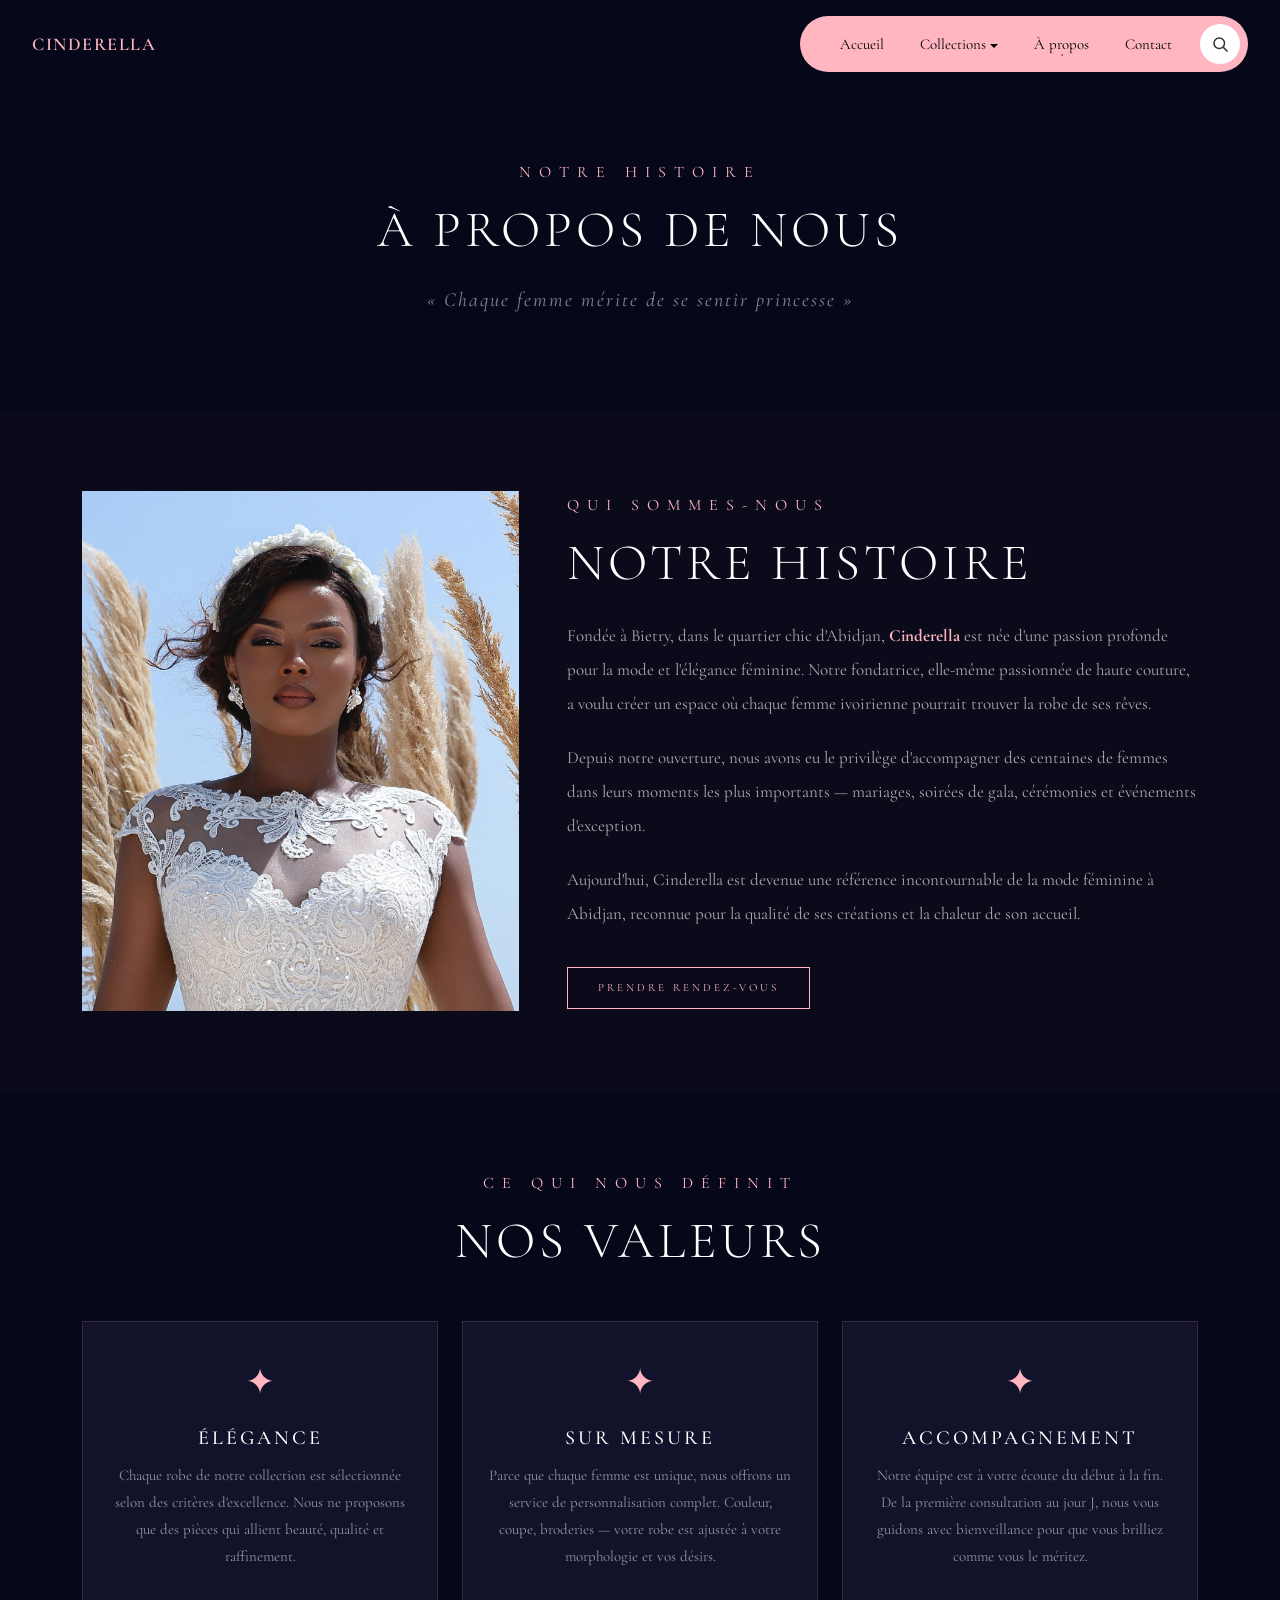
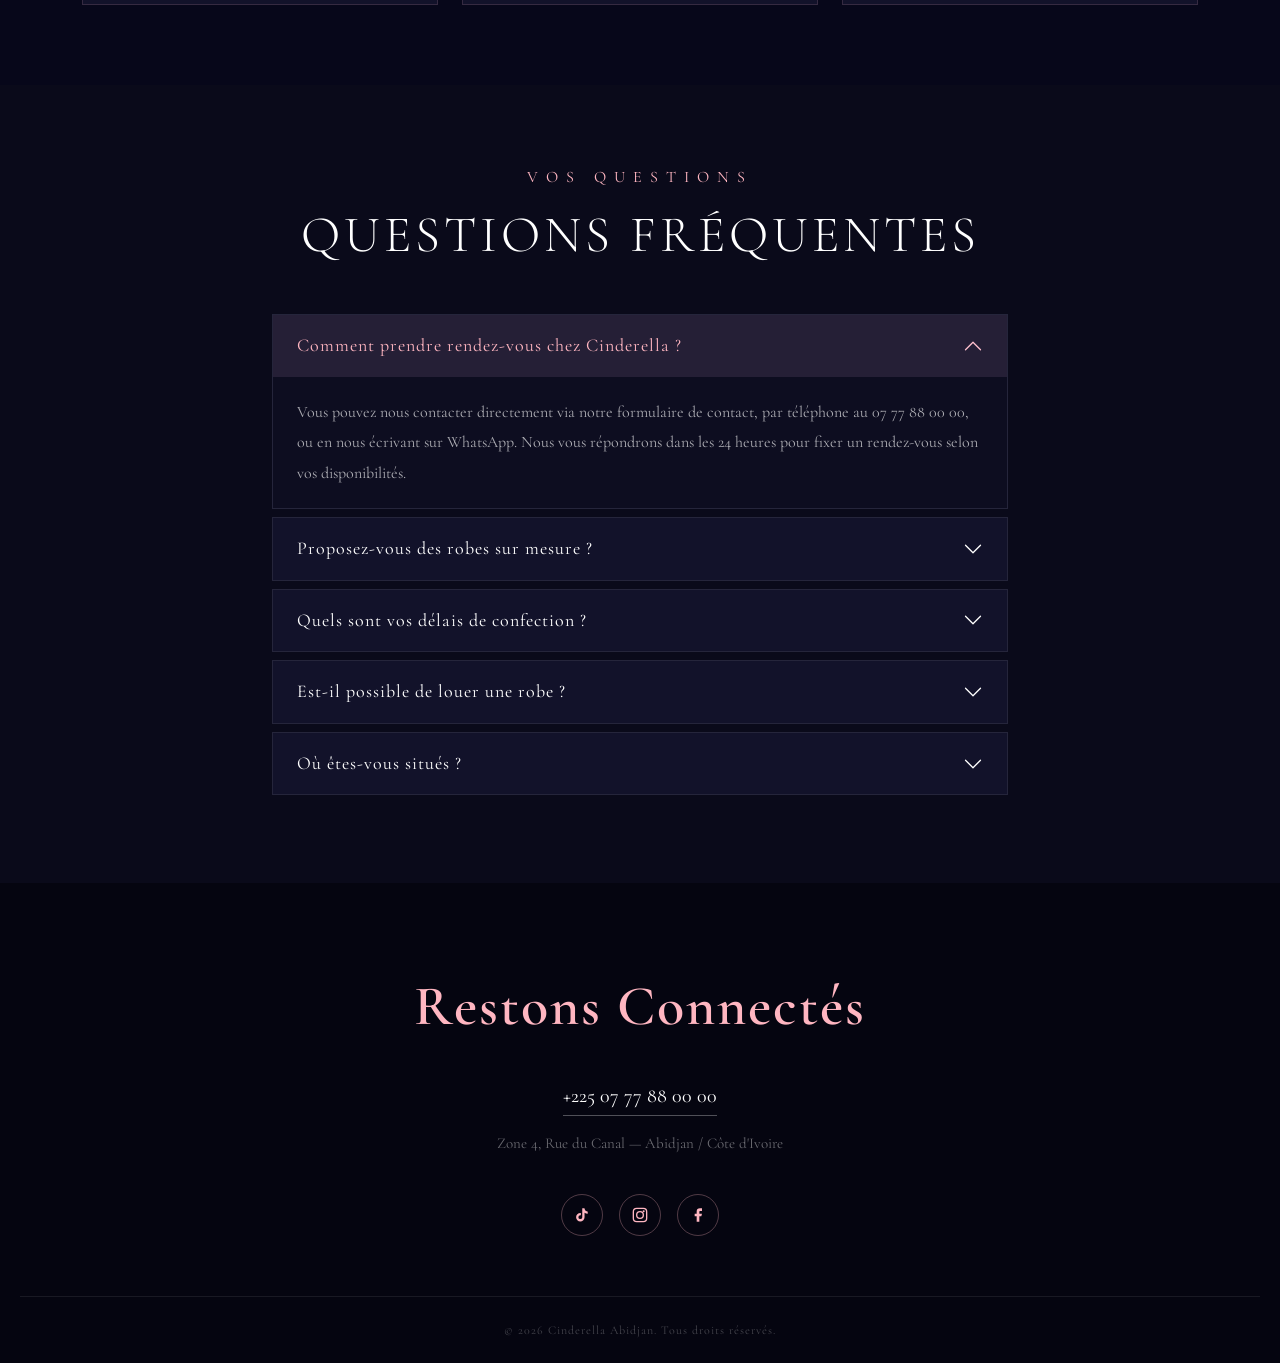
<file: apropos.html>
<!DOCTYPE html>
<html lang="fr">
<head>
  <meta charset="UTF-8">
  <meta name="viewport" content="width=device-width, initial-scale=1.0">
  <title>Cinderella — À propos</title>
  <link href="https://cdn.jsdelivr.net/npm/bootstrap@5.3.0/dist/css/bootstrap.min.css" rel="stylesheet">
  <link href="https://fonts.googleapis.com/css2?family=Cormorant+Garamond:ital,wght@0,300;0,400;0,600;1,300;1,400&display=swap" rel="stylesheet">
  <link rel="stylesheet" href="style.css">
</head>
<body>

  <!-- NAVBAR -->
  <nav class="main-navbar navbar navbar-expand-lg scrolled">
    <a class="logo" href="index.html">
      <div class="logo-title">CINDERELLA</div>
    </a>

    <button class="burger-btn navbar-toggler" type="button" data-bs-toggle="collapse" data-bs-target="#navContent" aria-expanded="false" aria-label="Menu">
      <span></span><span></span><span></span>
    </button>

    <div class="collapse navbar-collapse justify-content-end" id="navContent">
      <div class="nav-pill">
        <a href="index.html">Accueil</a>
        <div class="nav-dropdown dropdown">
          <button class="dropdown-toggle" data-bs-toggle="dropdown" aria-expanded="false">Collections</button>
          <ul class="dropdown-menu nav-dropdown-menu">
            <li><a class="dropdown-item" href="mariage.html">Mariage</a></li>
            <li><a class="dropdown-item" href="soiree.html">Soirée</a></li>
          </ul>
        </div>
        <a href="apropos.html" class="active">À propos</a>
        <a href="contact.html">Contact</a>
        <button class="search-btn" aria-label="Rechercher">
          <svg viewBox="0 0 24 24"><circle cx="11" cy="11" r="7"/><line x1="16.5" y1="16.5" x2="22" y2="22"/></svg>
        </button>
      </div>
    </div>
  </nav>

  <!-- HERO -->
  <section style="padding: 160px 0 80px; background: #07071a; text-align: center;">
    <div class="container">
      <p class="header-location">Notre histoire</p>
      <h1 class="section-titre mb-4">À propos de nous</h1>
      <p style="font-family:'Cormorant Garamond',serif; font-size:20px; font-style:italic; color:rgba(255,255,255,0.5); letter-spacing:2px;">
        « Chaque femme mérite de se sentir princesse »
      </p>
    </div>
  </section>

  <!-- HISTOIRE -->
  <section style="padding: 80px 0; background: #0a0a1a;">
    <div class="container">
      <div class="row g-5 align-items-center">
        <div class="col-12 col-lg-5">
          <img src="robemariee1.jpg" alt="Cinderella Abidjan" style="width:100%; height:520px; object-fit:cover; object-position:top;">
        </div>
        <div class="col-12 col-lg-7">
          <p class="header-location mb-3">Qui sommes-nous</p>
          <h2 class="section-titre mb-4">Notre histoire</h2>
          <p style="font-family:'Cormorant Garamond',serif; font-size:17px; color:rgba(255,255,255,0.65); line-height:2; margin-bottom:20px;">
            Fondée à Bietry, dans le quartier chic d'Abidjan, <strong style="color:lightpink;">Cinderella</strong> est née d'une passion profonde pour la mode et l'élégance féminine. Notre fondatrice, elle-même passionnée de haute couture, a voulu créer un espace où chaque femme ivoirienne pourrait trouver la robe de ses rêves.
          </p>
          <p style="font-family:'Cormorant Garamond',serif; font-size:17px; color:rgba(255,255,255,0.65); line-height:2; margin-bottom:20px;">
            Depuis notre ouverture, nous avons eu le privilège d'accompagner des centaines de femmes dans leurs moments les plus importants — mariages, soirées de gala, cérémonies et événements d'exception.
          </p>
          <p style="font-family:'Cormorant Garamond',serif; font-size:17px; color:rgba(255,255,255,0.65); line-height:2; margin-bottom:36px;">
            Aujourd'hui, Cinderella est devenue une référence incontournable de la mode féminine à Abidjan, reconnue pour la qualité de ses créations et la chaleur de son accueil.
          </p>
          <a href="contact.html" class="coll-btn">Prendre rendez-vous</a>
        </div>
      </div>
    </div>
  </section>

  <!-- NOS VALEURS — Bootstrap Cards -->
  <section style="padding: 80px 0; background: #07071a;">
    <div class="container">
      <div class="text-center mb-5">
        <p class="header-location">Ce qui nous définit</p>
        <h2 class="section-titre">Nos valeurs</h2>
      </div>

      <div class="row row-cols-1 row-cols-md-3 g-4">

        <div class="col">
          <div class="card valeur-card h-100">
            <div class="card-body py-4">
              <div style="font-size:36px; color:lightpink; margin-bottom:16px;">✦</div>
              <h5 class="card-title">Élégance</h5>
              <p class="card-text">Chaque robe de notre collection est sélectionnée selon des critères d'excellence. Nous ne proposons que des pièces qui allient beauté, qualité et raffinement.</p>
            </div>
          </div>
        </div>

        <div class="col">
          <div class="card valeur-card h-100">
            <div class="card-body py-4">
              <div style="font-size:36px; color:lightpink; margin-bottom:16px;">✦</div>
              <h5 class="card-title">Sur mesure</h5>
              <p class="card-text">Parce que chaque femme est unique, nous offrons un service de personnalisation complet. Couleur, coupe, broderies — votre robe est ajustée à votre morphologie et vos désirs.</p>
            </div>
          </div>
        </div>

        <div class="col">
          <div class="card valeur-card h-100">
            <div class="card-body py-4">
              <div style="font-size:36px; color:lightpink; margin-bottom:16px;">✦</div>
              <h5 class="card-title">Accompagnement</h5>
              <p class="card-text">Notre équipe est à votre écoute du début à la fin. De la première consultation au jour J, nous vous guidons avec bienveillance pour que vous brilliez comme vous le méritez.</p>
            </div>
          </div>
        </div>

      </div>
    </div>
  </section>

  <!-- FAQ — Bootstrap Accordion -->
  <section style="padding: 80px 0; background: #0a0a1a;">
    <div class="container">
      <div class="text-center mb-5">
        <p class="header-location">Vos questions</p>
        <h2 class="section-titre">Questions fréquentes</h2>
      </div>

      <div class="row justify-content-center">
        <div class="col-12 col-lg-8">
          <div class="accordion faq-accordion" id="faqAccordion">

            <div class="accordion-item">
              <h2 class="accordion-header">
                <button class="accordion-button" type="button" data-bs-toggle="collapse" data-bs-target="#faq1" aria-expanded="true">
                  Comment prendre rendez-vous chez Cinderella ?
                </button>
              </h2>
              <div id="faq1" class="accordion-collapse collapse show" data-bs-parent="#faqAccordion">
                <div class="accordion-body">
                  Vous pouvez nous contacter directement via notre formulaire de contact, par téléphone au 07 77 88 00 00, ou en nous écrivant sur WhatsApp. Nous vous répondrons dans les 24 heures pour fixer un rendez-vous selon vos disponibilités.
                </div>
              </div>
            </div>

            <div class="accordion-item">
              <h2 class="accordion-header">
                <button class="accordion-button collapsed" type="button" data-bs-toggle="collapse" data-bs-target="#faq2" aria-expanded="false">
                  Proposez-vous des robes sur mesure ?
                </button>
              </h2>
              <div id="faq2" class="accordion-collapse collapse" data-bs-parent="#faqAccordion">
                <div class="accordion-body">
                  Oui, absolument. Toutes nos robes peuvent être ajustées à vos mesures. Nous proposons également un service de personnalisation complète : couleur, tissu, broderies, décolleté. Tout est possible pour que votre robe soit unique.
                </div>
              </div>
            </div>

            <div class="accordion-item">
              <h2 class="accordion-header">
                <button class="accordion-button collapsed" type="button" data-bs-toggle="collapse" data-bs-target="#faq3" aria-expanded="false">
                  Quels sont vos délais de confection ?
                </button>
              </h2>
              <div id="faq3" class="accordion-collapse collapse" data-bs-parent="#faqAccordion">
                <div class="accordion-body">
                  Les délais varient selon la complexité de la robe. En général, comptez 2 à 4 semaines pour des ajustements simples, et 6 à 8 semaines pour une confection complète sur mesure. Nous vous conseillons de nous contacter le plus tôt possible.
                </div>
              </div>
            </div>

            <div class="accordion-item">
              <h2 class="accordion-header">
                <button class="accordion-button collapsed" type="button" data-bs-toggle="collapse" data-bs-target="#faq4" aria-expanded="false">
                  Est-il possible de louer une robe ?
                </button>
              </h2>
              <div id="faq4" class="accordion-collapse collapse" data-bs-parent="#faqAccordion">
                <div class="accordion-body">
                  Oui, nous proposons également un service de location pour certaines pièces de notre collection soirée. Contactez-nous pour connaître les robes disponibles à la location et nos tarifs.
                </div>
              </div>
            </div>

            <div class="accordion-item">
              <h2 class="accordion-header">
                <button class="accordion-button collapsed" type="button" data-bs-toggle="collapse" data-bs-target="#faq5" aria-expanded="false">
                  Où êtes-vous situés ?
                </button>
              </h2>
              <div id="faq5" class="accordion-collapse collapse" data-bs-parent="#faqAccordion">
                <div class="accordion-body">
                  Notre boutique est située Zone 4, Rue du Canal, Résidence Nevada, Abidjan. Nous sommes ouverts tous les jours. Retrouvez notre adresse exacte et l'itinéraire sur notre page Contact.
                </div>
              </div>
            </div>

          </div>
        </div>
      </div>
    </div>
  </section>

  <!-- FOOTER -->
  <footer class="footer-v2">
    <h2 class="footer-title">Restons Connectés</h2>
    <div class="d-flex flex-column align-items-center gap-2">
      <a href="https://wa.me/2250777880000" class="footer-link">+225 07 77 88 00 00</a>
      <p class="footer-location">Zone 4, Rue du Canal — Abidjan / Côte d'Ivoire</p>
    </div>
    <div class="d-flex justify-content-center gap-3 mt-4">
      <a href="https://www.tiktok.com/@cinderella_abidjan" target="_blank" class="social-icon" title="TikTok">
        <svg width="16" height="16" viewBox="0 0 24 24" fill="currentColor"><path d="M19.59 6.69a4.83 4.83 0 01-3.77-4.25V2h-3.45v13.67a2.89 2.89 0 01-2.88 2.5 2.89 2.89 0 01-2.89-2.89 2.89 2.89 0 012.89-2.89c.28 0 .54.04.79.1V9.01a6.27 6.27 0 00-.79-.05 6.34 6.34 0 00-6.34 6.34 6.34 6.34 0 006.34 6.34 6.34 6.34 0 006.33-6.34V8.69a8.18 8.18 0 004.78 1.52V6.75a4.85 4.85 0 01-1.01-.06z"/></svg>
      </a>
      <a href="https://www.instagram.com/cinderella_abidjan" target="_blank" class="social-icon" title="Instagram">
        <svg width="16" height="16" viewBox="0 0 24 24" fill="none" stroke="currentColor" stroke-width="2"><rect x="2" y="2" width="20" height="20" rx="5"/><circle cx="12" cy="12" r="5"/><circle cx="17.5" cy="6.5" r="1.5" fill="currentColor" stroke="none"/></svg>
      </a>
      <a href="https://www.facebook.com/cinderellaabidjan" target="_blank" class="social-icon" title="Facebook">
        <svg width="16" height="16" viewBox="0 0 24 24" fill="currentColor"><path d="M18 2h-3a5 5 0 00-5 5v3H7v4h3v8h4v-8h3l1-4h-4V7a1 1 0 011-1h3z"/></svg>
      </a>
    </div>
    <div class="footer-bottom-v2">
      <p>© 2026 Cinderella Abidjan. Tous droits réservés.</p>
    </div>
  </footer>

  <script src="https://cdn.jsdelivr.net/npm/bootstrap@5.3.0/dist/js/bootstrap.bundle.min.js"></script>
  <script>
    window.addEventListener('scroll', () => {
      document.querySelector('.main-navbar').classList.toggle('scrolled', window.scrollY > 50);
    });
  </script>

</body>
</html>
</file>
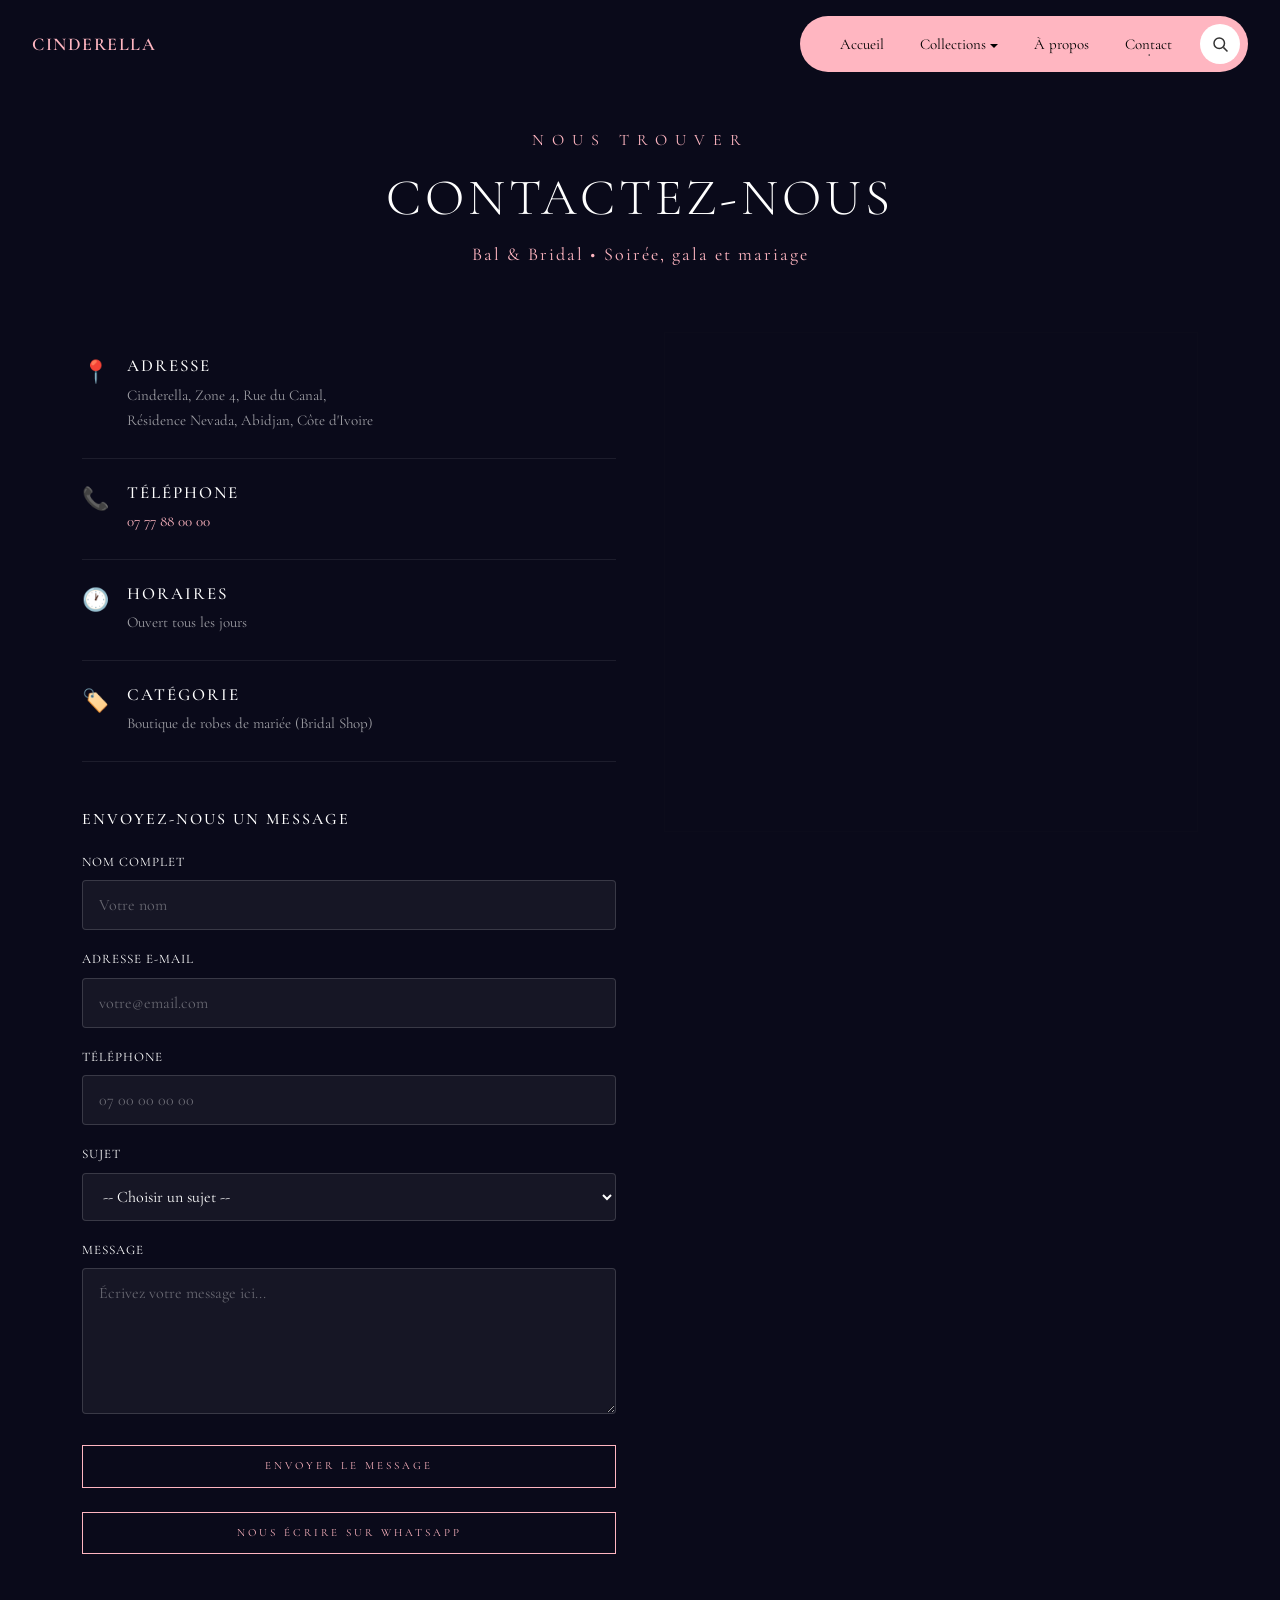
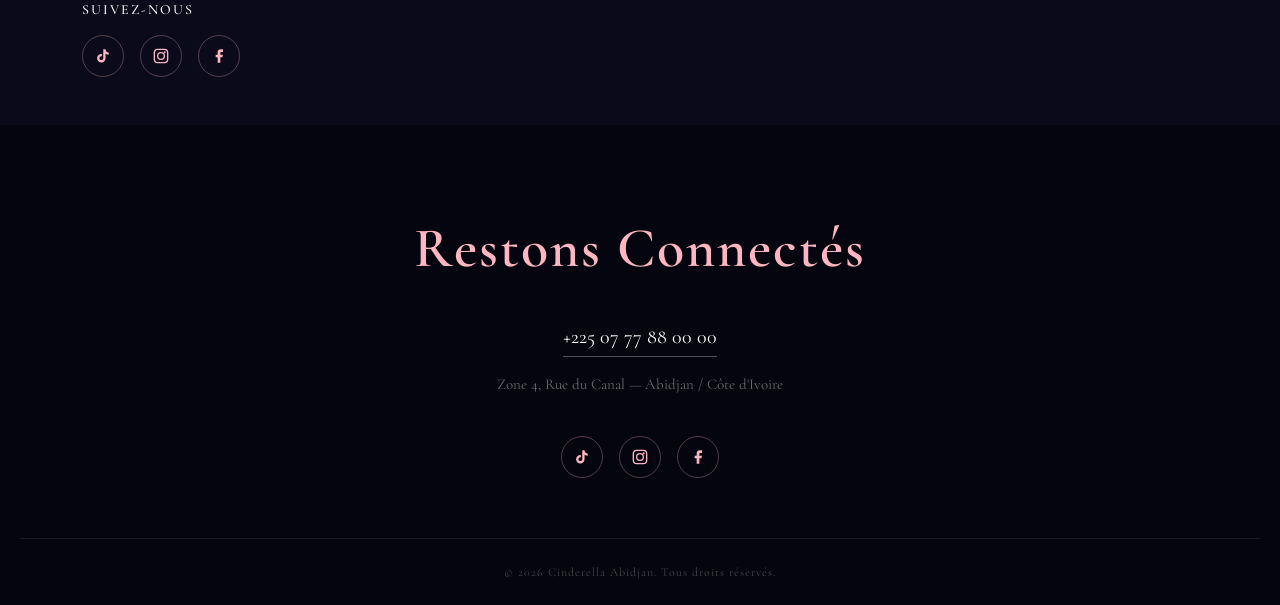
<file: contact.html>
<!DOCTYPE html>
<html lang="fr">
<head>
  <meta charset="UTF-8">
  <meta name="viewport" content="width=device-width, initial-scale=1.0">
  <title>Cinderella — Contact</title>
  <link href="https://cdn.jsdelivr.net/npm/bootstrap@5.3.0/dist/css/bootstrap.min.css" rel="stylesheet">
  <link href="https://fonts.googleapis.com/css2?family=Cormorant+Garamond:ital,wght@0,300;0,400;0,600;1,300;1,400&display=swap" rel="stylesheet">
  <link rel="stylesheet" href="style.css">
</head>
<body style="padding-top: 80px;">

  <!-- NAVBAR -->
  <nav class="main-navbar navbar navbar-expand-lg scrolled">
    <a class="logo" href="index.html">
      <div class="logo-title">CINDERELLA</div>
    </a>
    <button class="burger-btn navbar-toggler" type="button" data-bs-toggle="collapse" data-bs-target="#navContent" aria-expanded="false" aria-label="Menu">
      <span></span><span></span><span></span>
    </button>
    <div class="collapse navbar-collapse justify-content-end" id="navContent">
      <div class="nav-pill">
        <a href="index.html">Accueil</a>
        <div class="nav-dropdown dropdown">
          <button class="dropdown-toggle" data-bs-toggle="dropdown" aria-expanded="false">Collections</button>
          <ul class="dropdown-menu nav-dropdown-menu">
            <li><a class="dropdown-item" href="mariage.html">Mariage</a></li>
            <li><a class="dropdown-item" href="soiree.html">Soirée</a></li>
          </ul>
        </div>
        <a href="apropos.html">À propos</a>
        <a href="contact.html" class="active">Contact</a>
        <button class="search-btn" aria-label="Rechercher">
          <svg viewBox="0 0 24 24"><circle cx="11" cy="11" r="7"/><line x1="16.5" y1="16.5" x2="22" y2="22"/></svg>
        </button>
      </div>
    </div>
  </nav>

  <!-- EN-TÊTE -->
  <div class="text-center py-5">
    <p class="header-location">Nous trouver</p>
    <h1 class="section-titre">Contactez-nous</h1>
    <p style="font-family:'Cormorant Garamond',serif; font-size:18px; color:lightpink; letter-spacing:2px; margin-top:12px;">
      Bal & Bridal • Soirée, gala et mariage
    </p>
  </div>

  <!-- SECTION CONTACT - Bootstrap Grid -->
  <section class="container pb-5">
    <div class="row g-5">

      <!-- INFOS + FORMULAIRE -->
      <div class="col-12 col-lg-6">

        <div class="contact-card">
          <div class="contact-icon">📍</div>
          <div>
            <h4>Adresse</h4>
            <p>Cinderella, Zone 4, Rue du Canal,<br>Résidence Nevada, Abidjan, Côte d'Ivoire</p>
          </div>
        </div>

        <div class="contact-card">
          <div class="contact-icon">📞</div>
          <div>
            <h4>Téléphone</h4>
            <p><a href="tel:+2250777880000">07 77 88 00 00</a></p>
          </div>
        </div>

        <div class="contact-card">
          <div class="contact-icon">🕐</div>
          <div>
            <h4>Horaires</h4>
            <p>Ouvert tous les jours</p>
          </div>
        </div>

        <div class="contact-card">
          <div class="contact-icon">🏷️</div>
          <div>
            <h4>Catégorie</h4>
            <p>Boutique de robes de mariée (Bridal Shop)</p>
          </div>
        </div>

        <!-- FORMULAIRE -->
        <div class="mt-5">
          <h4 style="font-family:'Cormorant Garamond',serif; color:#fff; font-size:16px; letter-spacing:2px; margin-bottom:20px; text-transform:uppercase;">
            Envoyez-nous un message
          </h4>

          <form class="contact-form" id="contactForm" novalidate>

            <div class="mb-3">
              <label for="nom">Nom complet</label>
              <input type="text" id="nom" name="nom" placeholder="Votre nom" required>
              <div class="invalid-feedback" style="font-family:'Cormorant Garamond',serif; color:lightpink; font-size:13px;">
                Veuillez entrer votre nom.
              </div>
            </div>

            <div class="mb-3">
              <label for="email">Adresse e-mail</label>
              <input type="email" id="email" name="email" placeholder="votre@email.com" required>
              <div class="invalid-feedback" style="font-family:'Cormorant Garamond',serif; color:lightpink; font-size:13px;">
                Veuillez entrer une adresse e-mail valide.
              </div>
            </div>

            <div class="mb-3">
              <label for="telephone">Téléphone</label>
              <input type="tel" id="telephone" name="telephone" placeholder="07 00 00 00 00">
            </div>

            <div class="mb-3">
              <label for="sujet">Sujet</label>
              <select id="sujet" name="sujet" required>
                <option value="">-- Choisir un sujet --</option>
                <option value="mariage">Robe de mariée</option>
                <option value="soiree">Robe de soirée</option>
                <option value="rdv">Prise de rendez-vous</option>
                <option value="autre">Autre</option>
              </select>
            </div>

            <div class="mb-4">
              <label for="message">Message</label>
              <textarea id="message" name="message" rows="5" placeholder="Écrivez votre message ici..." required></textarea>
              <div class="invalid-feedback" style="font-family:'Cormorant Garamond',serif; color:lightpink; font-size:13px;">
                Veuillez écrire votre message.
              </div>
            </div>

            <button type="submit" class="coll-btn w-100">Envoyer le message</button>

            <p id="formStatus" class="text-center mt-3" style="font-family:'Cormorant Garamond',serif; font-size:15px; display:none;"></p>

          </form>
        </div>

        <!-- WHATSAPP -->
        <a href="https://wa.me/2250777880000" target="_blank" class="coll-btn d-block text-center mt-4">
          Nous écrire sur WhatsApp
        </a>

        <!-- RÉSEAUX SOCIAUX -->
        <div class="mt-5">
          <h4 style="font-family:'Cormorant Garamond',serif; color:#fff; font-size:14px; letter-spacing:2px; margin-bottom:16px; text-transform:uppercase;">Suivez-nous</h4>
          <div class="d-flex gap-3">
            <a href="https://www.tiktok.com/@cinderella_abidjan" target="_blank" class="social-icon" title="TikTok">
              <svg width="16" height="16" viewBox="0 0 24 24" fill="currentColor"><path d="M19.59 6.69a4.83 4.83 0 01-3.77-4.25V2h-3.45v13.67a2.89 2.89 0 01-2.88 2.5 2.89 2.89 0 01-2.89-2.89 2.89 2.89 0 012.89-2.89c.28 0 .54.04.79.1V9.01a6.27 6.27 0 00-.79-.05 6.34 6.34 0 00-6.34 6.34 6.34 6.34 0 006.34 6.34 6.34 6.34 0 006.33-6.34V8.69a8.18 8.18 0 004.78 1.52V6.75a4.85 4.85 0 01-1.01-.06z"/></svg>
            </a>
            <a href="https://www.instagram.com/cinderella_abidjan" target="_blank" class="social-icon" title="Instagram">
              <svg width="16" height="16" viewBox="0 0 24 24" fill="none" stroke="currentColor" stroke-width="2"><rect x="2" y="2" width="20" height="20" rx="5"/><circle cx="12" cy="12" r="5"/><circle cx="17.5" cy="6.5" r="1.5" fill="currentColor" stroke="none"/></svg>
            </a>
            <a href="https://www.facebook.com/cinderellaabidjan" target="_blank" class="social-icon" title="Facebook">
              <svg width="16" height="16" viewBox="0 0 24 24" fill="currentColor"><path d="M18 2h-3a5 5 0 00-5 5v3H7v4h3v8h4v-8h3l1-4h-4V7a1 1 0 011-1h3z"/></svg>
            </a>
          </div>
        </div>

      </div>

      <!-- GOOGLE MAPS -->
      <div class="col-12 col-lg-6">
        <iframe
          src="https://www.google.com/maps?q=Cinderella+Zone+4+Rue+du+Canal+Résidence+Nevada+Abidjan&output=embed"
          width="100%"
          height="500"
          style="border:1px solid rgba(255,255,255,0.1); filter:grayscale(0.3) invert(0.9) contrast(0.9);"
          allowfullscreen=""
          loading="lazy">
        </iframe>
      </div>

    </div>
  </section>

  <!-- FOOTER -->
  <footer class="footer-v2">
    <h2 class="footer-title">Restons Connectés</h2>
    <div class="d-flex flex-column align-items-center gap-2">
      <a href="https://wa.me/2250777880000" class="footer-link">+225 07 77 88 00 00</a>
      <p class="footer-location">Zone 4, Rue du Canal — Abidjan / Côte d'Ivoire</p>
    </div>
    <div class="d-flex justify-content-center gap-3 mt-4">
      <a href="https://www.tiktok.com/@cinderella_abidjan" target="_blank" class="social-icon" title="TikTok">
        <svg width="16" height="16" viewBox="0 0 24 24" fill="currentColor"><path d="M19.59 6.69a4.83 4.83 0 01-3.77-4.25V2h-3.45v13.67a2.89 2.89 0 01-2.88 2.5 2.89 2.89 0 01-2.89-2.89 2.89 2.89 0 012.89-2.89c.28 0 .54.04.79.1V9.01a6.27 6.27 0 00-.79-.05 6.34 6.34 0 00-6.34 6.34 6.34 6.34 0 006.34 6.34 6.34 6.34 0 006.33-6.34V8.69a8.18 8.18 0 004.78 1.52V6.75a4.85 4.85 0 01-1.01-.06z"/></svg>
      </a>
      <a href="https://www.instagram.com/cinderella_abidjan" target="_blank" class="social-icon" title="Instagram">
        <svg width="16" height="16" viewBox="0 0 24 24" fill="none" stroke="currentColor" stroke-width="2"><rect x="2" y="2" width="20" height="20" rx="5"/><circle cx="12" cy="12" r="5"/><circle cx="17.5" cy="6.5" r="1.5" fill="currentColor" stroke="none"/></svg>
      </a>
      <a href="https://www.facebook.com/cinderellaabidjan" target="_blank" class="social-icon" title="Facebook">
        <svg width="16" height="16" viewBox="0 0 24 24" fill="currentColor"><path d="M18 2h-3a5 5 0 00-5 5v3H7v4h3v8h4v-8h3l1-4h-4V7a1 1 0 011-1h3z"/></svg>
      </a>
    </div>
    <div class="footer-bottom-v2">
      <p>© 2026 Cinderella Abidjan. Tous droits réservés.</p>
    </div>
  </footer>

  <script src="https://cdn.jsdelivr.net/npm/bootstrap@5.3.0/dist/js/bootstrap.bundle.min.js"></script>
  <script>
    window.addEventListener('scroll', () => {
      document.querySelector('.main-navbar').classList.toggle('scrolled', window.scrollY > 50);
    });

    // Validation + soumission formulaire
    const form = document.getElementById('contactForm');
    const formStatus = document.getElementById('formStatus');

    form.addEventListener('submit', function (e) {
      e.preventDefault();
      if (!form.checkValidity()) {
        form.classList.add('was-validated');
        
        form.querySelectorAll('input, select, textarea').forEach(el => {
          if (!el.validity.valid) {
            el.style.borderColor = 'lightpink';
          } else {
            el.style.borderColor = 'rgba(255,255,255,0.15)';
          }
        });
        return;
      }
      formStatus.style.display = 'block';
      formStatus.style.color = '#4caf50';
      formStatus.textContent = 'Merci ! Votre message a bien été envoyé.';
      form.reset();
      form.classList.remove('was-validated');
      setTimeout(() => { formStatus.style.display = 'none'; }, 5000);
    });
  </script>

</body>
</html>
</file>
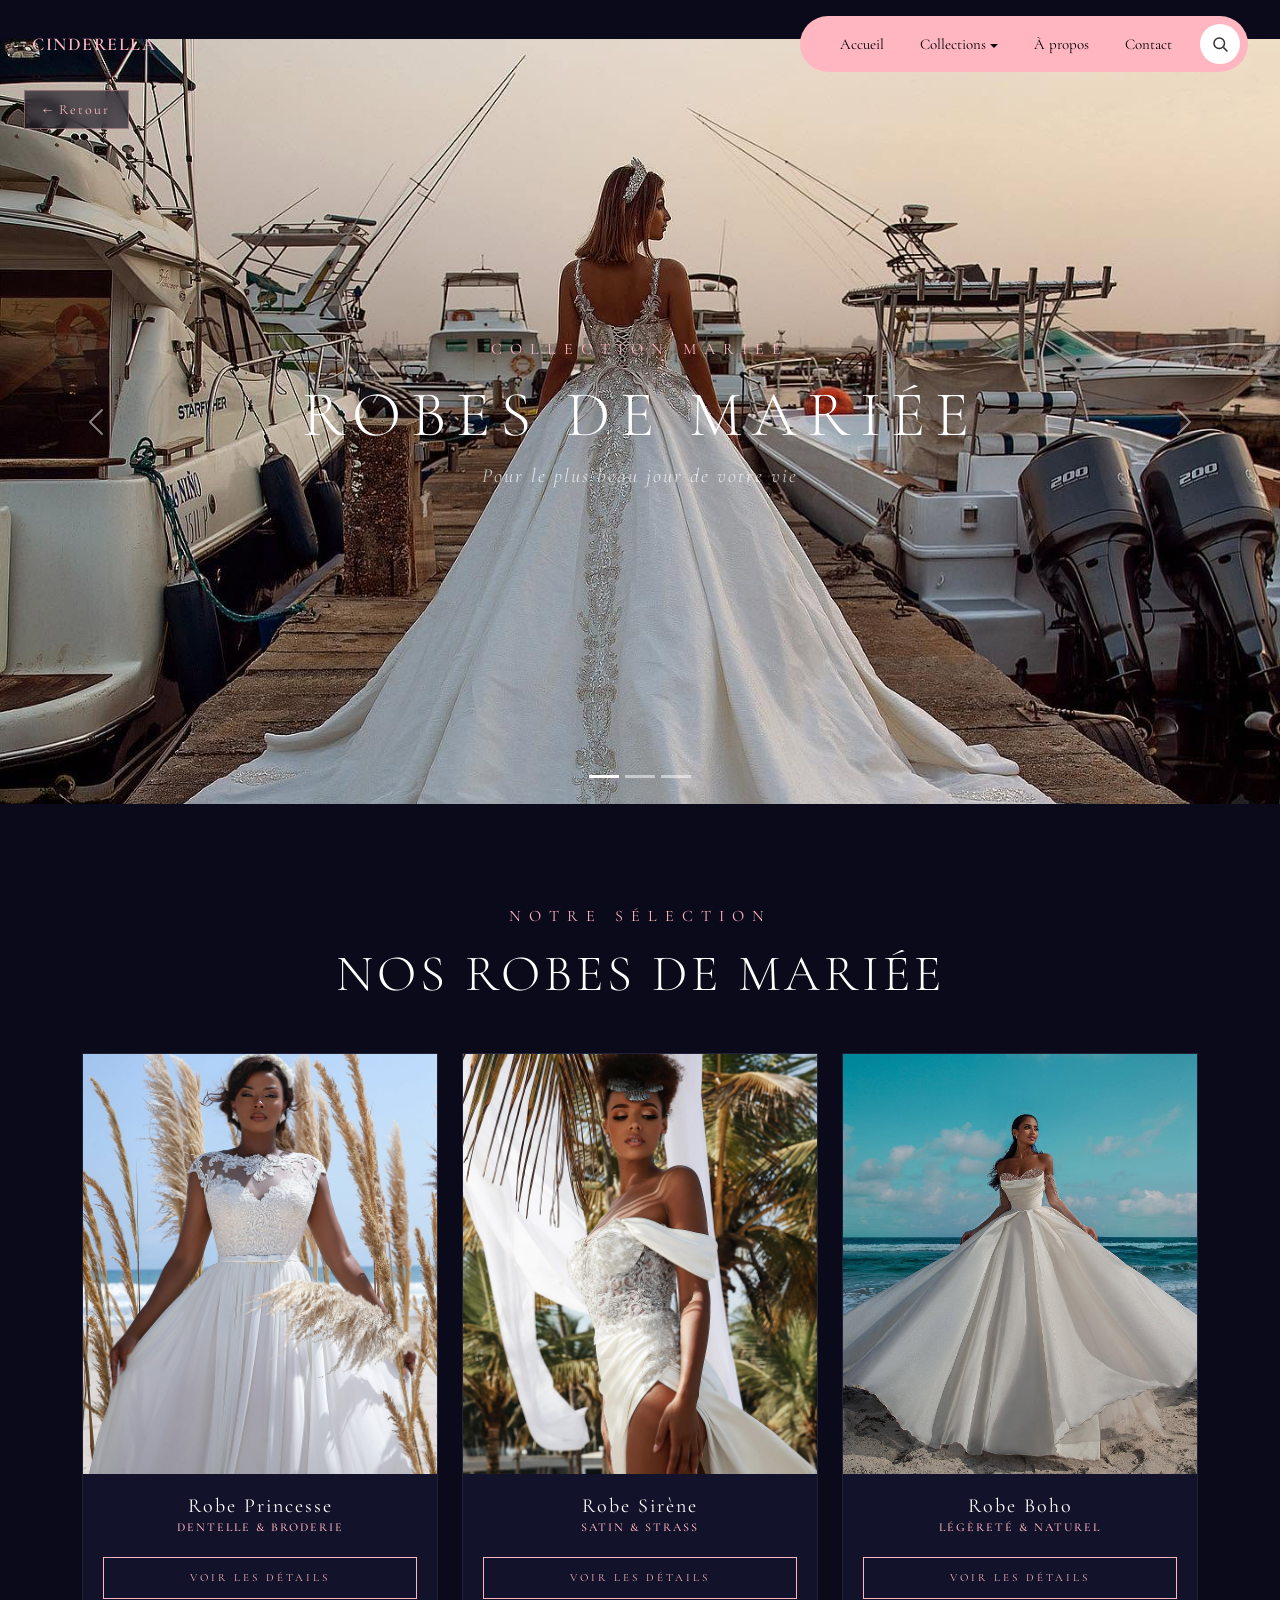
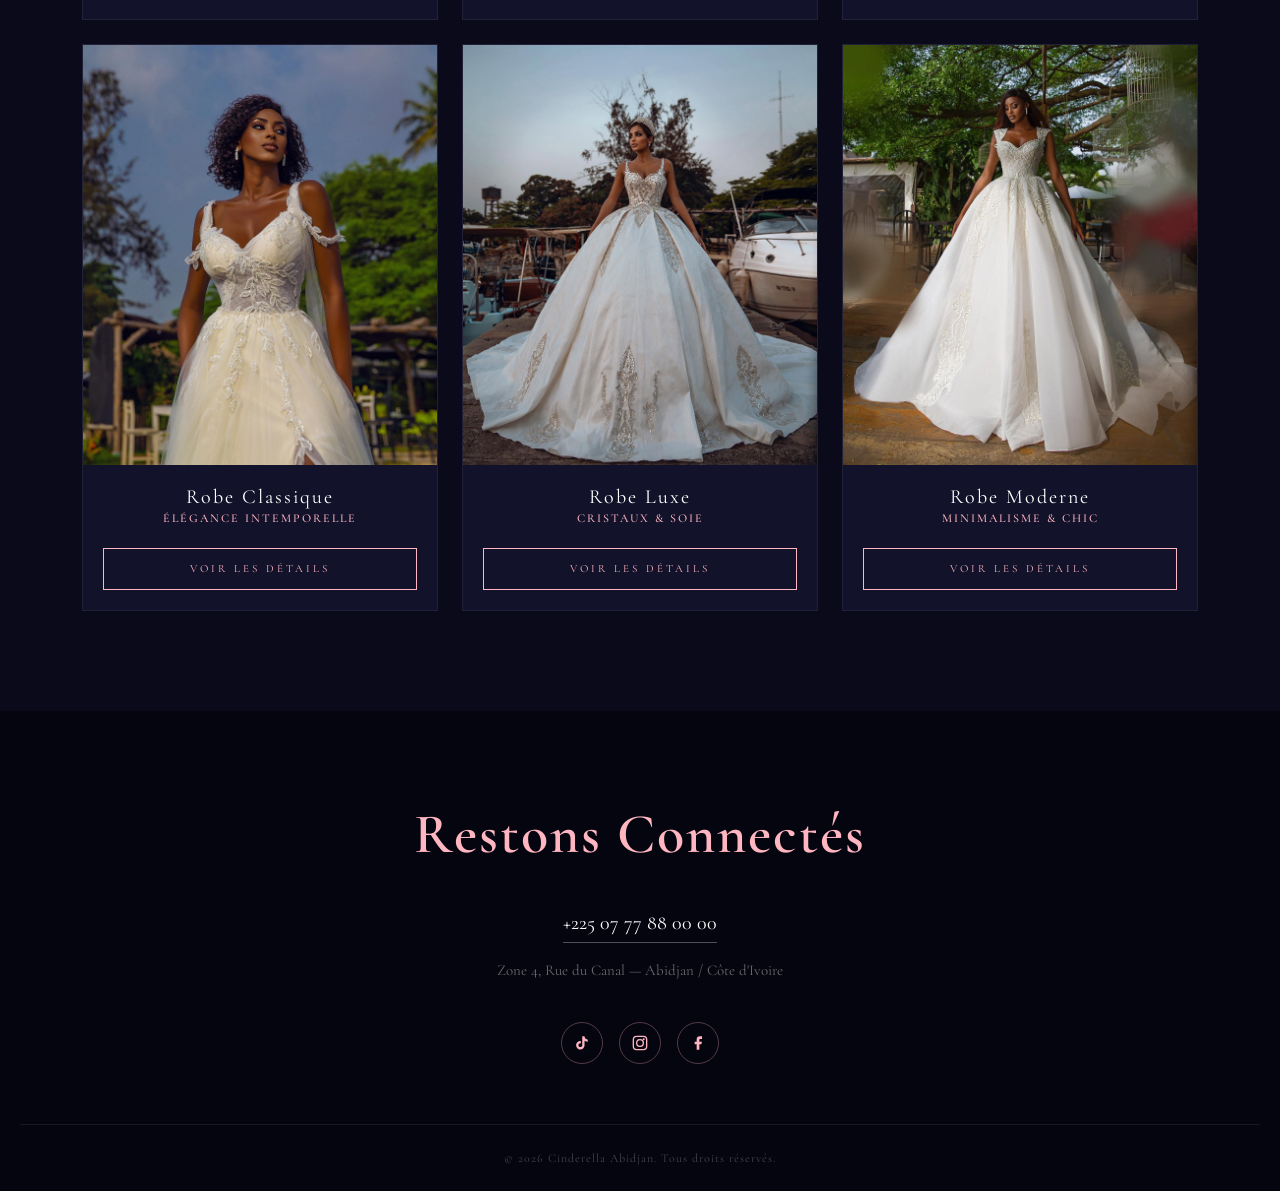
<file: mariage.html>
<!DOCTYPE html>
<html lang="fr">
<head>
  <meta charset="UTF-8">
  <meta name="viewport" content="width=device-width, initial-scale=1.0">
  <title>Cinderella — Robes de Mariée</title>
  <link href="https://cdn.jsdelivr.net/npm/bootstrap@5.3.0/dist/css/bootstrap.min.css" rel="stylesheet">
  <link href="https://fonts.googleapis.com/css2?family=Cormorant+Garamond:ital,wght@0,300;0,400;0,600;1,300;1,400&display=swap" rel="stylesheet">
  <link rel="stylesheet" href="style.css">
</head>
<body>

  <!-- NAVBAR -->
  <nav class="main-navbar navbar navbar-expand-lg">
    <a class="logo" href="index.html">
      <div class="logo-title">CINDERELLA</div>
    </a>
    <button class="burger-btn navbar-toggler" type="button" data-bs-toggle="collapse" data-bs-target="#navContent" aria-expanded="false" aria-label="Menu">
      <span></span><span></span><span></span>
    </button>
    <div class="collapse navbar-collapse justify-content-end" id="navContent">
      <div class="nav-pill">
        <a href="index.html">Accueil</a>
        <div class="nav-dropdown dropdown">
          <button class="dropdown-toggle active" data-bs-toggle="dropdown" aria-expanded="false">Collections</button>
          <ul class="dropdown-menu nav-dropdown-menu">
            <li><a class="dropdown-item" href="mariage.html">Mariage</a></li>
            <li><a class="dropdown-item" href="soiree.html">Soirée</a></li>
          </ul>
        </div>
        <a href="apropos.html">À propos</a>
        <a href="contact.html">Contact</a>
        <button class="search-btn" aria-label="Rechercher">
          <svg viewBox="0 0 24 24"><circle cx="11" cy="11" r="7"/><line x1="16.5" y1="16.5" x2="22" y2="22"/></svg>
        </button>
      </div>
    </div>
  </nav>

  <!-- BOUTON RETOUR -->
  <a href="index.html" class="btn-retour">← Retour</a>

  <!-- CARROUSEL Bootstrap -->
  <header id="carrousel-mariage" class="carousel slide" data-bs-ride="carousel">
    <div class="carousel-indicators">
      <button type="button" data-bs-target="#carrousel-mariage" data-bs-slide-to="0" class="active"></button>
      <button type="button" data-bs-target="#carrousel-mariage" data-bs-slide-to="1"></button>
      <button type="button" data-bs-target="#carrousel-mariage" data-bs-slide-to="2"></button>
    </div>
    <div class="carousel-inner carr-height">
      <div class="carousel-item carr-height active">
        <img src="robe mariée 1.jpg" class="d-block w-100 carr-img" alt="Robe mariée 1">
        <div class="carousel-caption carr-caption">
          <p class="header-location">Collection Mariée</p>
          <h1 class="carr-titre">Robes de Mariée</h1>
          <p class="header-quote">Pour le plus beau jour de votre vie</p>
        </div>
      </div>
      <div class="carousel-item carr-height">
        <img src="robe mariée 2.jpg" class="d-block w-100 carr-img" alt="Robe mariée 2">
      </div>
      <div class="carousel-item carr-height">
        <img src="robe mariée 3.jpg" class="d-block w-100 carr-img" alt="Robe mariée 3">
      </div>
    </div>
    <button class="carousel-control-prev" type="button" data-bs-target="#carrousel-mariage" data-bs-slide="prev">
      <span class="carousel-control-prev-icon"></span>
    </button>
    <button class="carousel-control-next" type="button" data-bs-target="#carrousel-mariage" data-bs-slide="next">
      <span class="carousel-control-next-icon"></span>
    </button>
  </header>

  <!-- SECTION ROBES -->
  <section style="padding: 100px 0; background: #0a0a1a;">
    <div class="container">
      <div class="text-center mb-5">
        <p class="header-location">Notre sélection</p>
        <h2 class="section-titre">Nos Robes de Mariée</h2>
      </div>

      <!-- Bootstrap Cards + modals -->
      <div class="row row-cols-1 row-cols-md-2 row-cols-lg-3 g-4">

        <div class="col">
          <div class="card robe-card h-100">
            <div class="robe-card-img">
              <img class="img-principal" src="robemariee1.0.jpg" alt="Robe Princesse">
              <img class="img-hover" src="robemariee1.jpg" alt="Robe Princesse détail">
            </div>
            <div class="card-body">
              <h5 class="card-title">Robe Princesse</h5>
              <h6 class="card-subtitle">Dentelle & Broderie</h6>
              <button class="coll-btn w-100 mt-2" data-bs-toggle="modal" data-bs-target="#modal1">Voir les détails</button>
            </div>
          </div>
        </div>

        <div class="col">
          <div class="card robe-card h-100">
            <div class="robe-card-img">
              <img class="img-principal" src="robemariee2.0.jpg" alt="Robe Sirène">
              <img class="img-hover" src="robemariee2.jpg" alt="Robe Sirène détail">
            </div>
            <div class="card-body">
              <h5 class="card-title">Robe Sirène</h5>
              <h6 class="card-subtitle">Satin & Strass</h6>
              <button class="coll-btn w-100 mt-2" data-bs-toggle="modal" data-bs-target="#modal2">Voir les détails</button>
            </div>
          </div>
        </div>

        <div class="col">
          <div class="card robe-card h-100">
            <div class="robe-card-img">
              <img class="img-principal" src="robemariee3.0.jpg" alt="Robe Boho">
              <img class="img-hover" src="robemariee3.jpg" alt="Robe Boho détail">
            </div>
            <div class="card-body">
              <h5 class="card-title">Robe Boho</h5>
              <h6 class="card-subtitle">Légèreté & Naturel</h6>
              <button class="coll-btn w-100 mt-2" data-bs-toggle="modal" data-bs-target="#modal3">Voir les détails</button>
            </div>
          </div>
        </div>

        <div class="col">
          <div class="card robe-card h-100">
            <div class="robe-card-img">
              <img class="img-principal" src="robemariee4.0.jpg" alt="Robe Classique">
              <img class="img-hover" src="robemariee4.jpg" alt="Robe Classique détail">
            </div>
            <div class="card-body">
              <h5 class="card-title">Robe Classique</h5>
              <h6 class="card-subtitle">Élégance intemporelle</h6>
              <button class="coll-btn w-100 mt-2" data-bs-toggle="modal" data-bs-target="#modal4">Voir les détails</button>
            </div>
          </div>
        </div>

        <div class="col">
          <div class="card robe-card h-100">
            <div class="robe-card-img">
              <img class="img-principal" src="robemariee5.0.jpg" alt="Robe Luxe">
              <img class="img-hover" src="robemariee5.jpg" alt="Robe Luxe détail">
            </div>
            <div class="card-body">
              <h5 class="card-title">Robe Luxe</h5>
              <h6 class="card-subtitle">Cristaux & Soie</h6>
              <button class="coll-btn w-100 mt-2" data-bs-toggle="modal" data-bs-target="#modal5">Voir les détails</button>
            </div>
          </div>
        </div>

        <div class="col">
          <div class="card robe-card h-100">
            <div class="robe-card-img">
              <img class="img-principal" src="robemariee7.0.jpg" alt="Robe Moderne">
              <img class="img-hover" src="robemariee7.jpg" alt="Robe Moderne détail">
            </div>
            <div class="card-body">
              <h5 class="card-title">Robe Moderne</h5>
              <h6 class="card-subtitle">Minimalisme & Chic</h6>
              <button class="coll-btn w-100 mt-2" data-bs-toggle="modal" data-bs-target="#modal6">Voir les détails</button>
            </div>
          </div>
        </div>

      </div>
    </div>
  </section>

  <!-- MODALS Bootstrap -->
  <div class="modal fade modal-robe" id="modal1" tabindex="-1"><div class="modal-dialog modal-lg modal-dialog-centered"><div class="modal-content"><div class="modal-header"><h5 class="modal-title">Robe Princesse — Dentelle & Broderie</h5><button type="button" class="btn-close" data-bs-dismiss="modal"></button></div><div class="modal-body"><img src="robemariee1.jpg" alt="Robe Princesse"><div class="modal-body-text">Robe volumineuse aux broderies délicates, idéale pour une mariée qui veut incarner la féerie. Disponible en sur mesure.</div></div><div class="modal-footer"><a href="https://wa.me/2250777880000" target="_blank" class="coll-btn">Commander sur WhatsApp</a></div></div></div></div>

  <div class="modal fade modal-robe" id="modal2" tabindex="-1"><div class="modal-dialog modal-lg modal-dialog-centered"><div class="modal-content"><div class="modal-header"><h5 class="modal-title">Robe Sirène — Satin & Strass</h5><button type="button" class="btn-close" data-bs-dismiss="modal"></button></div><div class="modal-body"><img src="robemariee2.jpg" alt="Robe Sirène"><div class="modal-body-text">Coupe ajustée qui épouse les courbes avec grâce. Strass et satin pour un effet luxueux inoubliable.</div></div><div class="modal-footer"><a href="https://wa.me/2250777880000" target="_blank" class="coll-btn">Commander sur WhatsApp</a></div></div></div></div>

  <div class="modal fade modal-robe" id="modal3" tabindex="-1"><div class="modal-dialog modal-lg modal-dialog-centered"><div class="modal-content"><div class="modal-header"><h5 class="modal-title">Robe Boho — Légèreté & Naturel</h5><button type="button" class="btn-close" data-bs-dismiss="modal"></button></div><div class="modal-body"><img src="robemariee3.jpg" alt="Robe Boho"><div class="modal-body-text">Pour la mariée libre et naturelle. Dentelle fine, fleurs brodées et tissu léger pour une cérémonie en plein air.</div></div><div class="modal-footer"><a href="https://wa.me/2250777880000" target="_blank" class="coll-btn">Commander sur WhatsApp</a></div></div></div></div>

  <div class="modal fade modal-robe" id="modal4" tabindex="-1"><div class="modal-dialog modal-lg modal-dialog-centered"><div class="modal-content"><div class="modal-header"><h5 class="modal-title">Robe Classique — Élégance intemporelle</h5><button type="button" class="btn-close" data-bs-dismiss="modal"></button></div><div class="modal-body"><img src="robemariee4.jpg" alt="Robe Classique"><div class="modal-body-text">La robe de mariée classique par excellence. Blanche, pure, intemporelle. Pour une cérémonie solennelle et majestueuse.</div></div><div class="modal-footer"><a href="https://wa.me/2250777880000" target="_blank" class="coll-btn">Commander sur WhatsApp</a></div></div></div></div>

  <div class="modal fade modal-robe" id="modal5" tabindex="-1"><div class="modal-dialog modal-lg modal-dialog-centered"><div class="modal-content"><div class="modal-header"><h5 class="modal-title">Robe Luxe — Cristaux & Soie</h5><button type="button" class="btn-close" data-bs-dismiss="modal"></button></div><div class="modal-body"><img src="robemariee5.jpg" alt="Robe Luxe"><div class="modal-body-text">Le summum du luxe bridal. Cristaux Swarovski cousus à la main sur une soie naturelle d'exception. Une pièce unique.</div></div><div class="modal-footer"><a href="https://wa.me/2250777880000" target="_blank" class="coll-btn">Commander sur WhatsApp</a></div></div></div></div>

  <div class="modal fade modal-robe" id="modal6" tabindex="-1"><div class="modal-dialog modal-lg modal-dialog-centered"><div class="modal-content"><div class="modal-header"><h5 class="modal-title">Robe Moderne — Minimalisme & Chic</h5><button type="button" class="btn-close" data-bs-dismiss="modal"></button></div><div class="modal-body"><img src="robemariee7.jpg" alt="Robe Moderne"><div class="modal-body-text">Pour la mariée contemporaine. Lignes épurées, tissu premium, sans fioritures. Le chic à l'état pur.</div></div><div class="modal-footer"><a href="https://wa.me/2250777880000" target="_blank" class="coll-btn">Commander sur WhatsApp</a></div></div></div></div>

  <!-- FOOTER -->
  <footer class="footer-v2">
    <h2 class="footer-title">Restons Connectés</h2>
    <div class="d-flex flex-column align-items-center gap-2">
      <a href="https://wa.me/2250777880000" class="footer-link">+225 07 77 88 00 00</a>
      <p class="footer-location">Zone 4, Rue du Canal — Abidjan / Côte d'Ivoire</p>
    </div>
    <div class="d-flex justify-content-center gap-3 mt-4">
      <a href="https://www.tiktok.com/@cinderella_abidjan" target="_blank" class="social-icon" title="TikTok">
        <svg width="16" height="16" viewBox="0 0 24 24" fill="currentColor"><path d="M19.59 6.69a4.83 4.83 0 01-3.77-4.25V2h-3.45v13.67a2.89 2.89 0 01-2.88 2.5 2.89 2.89 0 01-2.89-2.89 2.89 2.89 0 012.89-2.89c.28 0 .54.04.79.1V9.01a6.27 6.27 0 00-.79-.05 6.34 6.34 0 00-6.34 6.34 6.34 6.34 0 006.34 6.34 6.34 6.34 0 006.33-6.34V8.69a8.18 8.18 0 004.78 1.52V6.75a4.85 4.85 0 01-1.01-.06z"/></svg>
      </a>
      <a href="https://www.instagram.com/cinderella_abidjan" target="_blank" class="social-icon" title="Instagram">
        <svg width="16" height="16" viewBox="0 0 24 24" fill="none" stroke="currentColor" stroke-width="2"><rect x="2" y="2" width="20" height="20" rx="5"/><circle cx="12" cy="12" r="5"/><circle cx="17.5" cy="6.5" r="1.5" fill="currentColor" stroke="none"/></svg>
      </a>
      <a href="https://www.facebook.com/cinderellaabidjan" target="_blank" class="social-icon" title="Facebook">
        <svg width="16" height="16" viewBox="0 0 24 24" fill="currentColor"><path d="M18 2h-3a5 5 0 00-5 5v3H7v4h3v8h4v-8h3l1-4h-4V7a1 1 0 011-1h3z"/></svg>
      </a>
    </div>
    <div class="footer-bottom-v2">
      <p>© 2026 Cinderella Abidjan. Tous droits réservés.</p>
    </div>
  </footer>

  <script src="https://cdn.jsdelivr.net/npm/bootstrap@5.3.0/dist/js/bootstrap.bundle.min.js"></script>
  <script>
    window.addEventListener('scroll', () => {
      document.querySelector('.main-navbar').classList.toggle('scrolled', window.scrollY > 50);
    });
  </script>

</body>
</html>
</file>
<file: style.css>
* { margin: 0; padding: 0; box-sizing: border-box; }

body {
  background: #0a0a1a;
  font-family: 'Cormorant Garamond', serif;
}

/* ========== NAVBAR ========== */
.main-navbar {
  padding: 16px 32px;
  position: fixed;
  top: 0; left: 0;
  width: 100%;
  z-index: 1000;
  background: transparent;
  transition: background 0.4s ease, backdrop-filter 0.4s ease;
}

.main-navbar.scrolled {
  background: rgba(13, 13, 31, 0.85);
  backdrop-filter: blur(12px);
  -webkit-backdrop-filter: blur(12px);
  border-bottom: 1px solid rgba(201, 168, 76, 0.15);
}

.logo {
  text-decoration: none;
  font-family: 'Cormorant Garamond', serif;
}

.logo-title {
  font-size: 18px;
  font-weight: 600;
  color: lightpink;
  letter-spacing: 1.5px;
}

/* ========== NAV PILL DESKTOP ========== */
.nav-pill {
  display: flex;
  align-items: center;
  background: lightpink;
  border-radius: 50px;
  padding: 8px 8px 8px 24px;
  gap: 4px;
}

.nav-pill a {
  font-family: 'Cormorant Garamond', serif;
  color: black;
  text-decoration: none;
  font-size: 15px;
  padding: 8px 16px;
  border-radius: 50px;
  transition: background 0.2s;
}

.nav-pill a:hover {
  background: rgba(255,255,255,0.3);
  color: #333;
}

.nav-pill a.active {
  position: relative;
}

.nav-pill a.active::after {
  content: '•';
  position: absolute;
  bottom: 2px;
  left: 50%;
  transform: translateX(-50%);
  font-size: 8px;
  color: #333;
}

/* ========== DROPDOWN COLLECTIONS ========== */
.nav-dropdown .dropdown-toggle {
  font-family: 'Cormorant Garamond', serif;
  color: black;
  font-size: 15px;
  padding: 8px 16px;
  border-radius: 50px;
  border: none;
  background: transparent;
  cursor: pointer;
  transition: background 0.2s;
}

.nav-dropdown .dropdown-toggle:hover,
.nav-dropdown .dropdown-toggle:focus {
  background: rgba(255,255,255,0.3);
  color: #333;
  box-shadow: none;
  outline: none;
}

.nav-dropdown .dropdown-toggle::after {
  border-top-color: black;
  vertical-align: middle;
}

.nav-dropdown-menu {
  background: #0d0d1f !important;
  border: 1px solid rgba(255,182,193,0.25) !important;
  border-radius: 4px !important;
  padding: 8px 0 !important;
  min-width: 160px;
  margin-top: 8px !important;
}

.nav-dropdown-menu .dropdown-item {
  font-family: 'Cormorant Garamond', serif;
  color: rgba(255,255,255,0.85) !important;
  font-size: 14px;
  padding: 10px 20px;
  letter-spacing: 1.5px;
  text-transform: uppercase;
  transition: all 0.2s;
}

.nav-dropdown-menu .dropdown-item:hover {
  background: rgba(255,182,193,0.1) !important;
  color: lightpink !important;
}

/* ========== BURGER BTN ========== */
.burger-btn {
  border: none !important;
  background: transparent !important;
  box-shadow: none !important;
  padding: 4px;
  display: flex;
  flex-direction: column;
  gap: 5px;
  justify-content: center;
}

.burger-btn span {
  display: block;
  width: 26px;
  height: 2px;
  background: lightpink;
  transition: all 0.3s ease;
}

.burger-btn[aria-expanded="true"] span:nth-child(1) {
  transform: translateY(7px) rotate(45deg);
}
.burger-btn[aria-expanded="true"] span:nth-child(2) {
  opacity: 0;
}
.burger-btn[aria-expanded="true"] span:nth-child(3) {
  transform: translateY(-7px) rotate(-45deg);
}

/* ========== NAV PILL MOBILE ========== */
@media (max-width: 991.98px) {
  .nav-pill {
    background: #0d0d1f;
    border-radius: 0;
    padding: 20px 24px;
    flex-direction: column;
    align-items: flex-start;
    gap: 0;
    margin-top: 10px;
    border-top: 1px solid rgba(255,182,193,0.2);
  }

  .nav-pill a {
    color: #fff !important;
    width: 100%;
    padding: 14px 0 !important;
    font-size: 17px;
    border-bottom: 1px solid rgba(255,255,255,0.08);
    border-radius: 0;
  }

  .nav-pill a:hover {
    background: transparent !important;
    color: lightpink !important;
  }

  .nav-dropdown {
    width: 100%;
    border-bottom: 1px solid rgba(255,255,255,0.08);
  }

  .nav-dropdown .dropdown-toggle {
    color: #fff !important;
    width: 100%;
    padding: 14px 0;
    font-size: 17px;
    text-align: left;
    border-radius: 0;
  }

  .nav-dropdown .dropdown-toggle::after {
    border-top-color: #fff;
    float: right;
    margin-top: 10px;
  }

  .nav-dropdown-menu {
    position: static !important;
    transform: none !important;
    background: transparent !important;
    border: none !important;
    box-shadow: none !important;
    padding: 0 0 8px 16px !important;
    margin-top: 0 !important;
  }

  .nav-dropdown-menu .dropdown-item {
    color: rgba(255,255,255,0.6) !important;
    padding: 10px 0 !important;
    font-size: 15px;
    border-bottom: 1px solid rgba(255,255,255,0.05);
  }

  .nav-dropdown-menu .dropdown-item:hover {
    background: transparent !important;
    color: lightpink !important;
  }

  .search-btn {
    margin-top: 16px;
    margin-left: 0;
  }
}

/* ========== SEARCH BTN ========== */
.search-btn {
  width: 40px;
  height: 40px;
  background: #fff;
  border: none;
  border-radius: 50%;
  display: flex;
  align-items: center;
  justify-content: center;
  cursor: pointer;
  margin-left: 8px;
  transition: background 0.2s;
  flex-shrink: 0;
}

.search-btn:hover { background: #f5c6cb; }

.search-btn svg {
  width: 18px;
  height: 18px;
  stroke: #333;
  fill: none;
  stroke-width: 2;
}

/* ========== HEADER VIDÉOS ========== */
.header {
  position: relative;
  display: flex;
  width: 100%;
  height: 100vh;
  overflow: hidden;
}

.header-col {
  position: relative;
  flex: 1;
  overflow: hidden;
  opacity: 0;
  transform: translateY(20px);
  animation: fadeInUp 1.2s ease forwards;
}

.header-col:nth-child(1) { animation-delay: 0.2s; }
.header-col:nth-child(2) { animation-delay: 0.5s; }
.header-col:nth-child(3) { animation-delay: 0.8s; }

@keyframes fadeInUp {
  to { opacity: 1; transform: translateY(0); }
}

.header-col video {
  width: 100%;
  height: 100%;
  object-fit: cover;
  display: block;
}

.header-col::after {
  content: '';
  position: absolute;
  inset: 0;
  background: rgba(10,5,20,0.45);
}

.header-overlay-text {
  position: absolute;
  top: 50%; left: 50%;
  transform: translate(-50%,-50%);
  text-align: center;
  z-index: 10;
  pointer-events: none;
  width: 100%;
  padding: 0 20px;
  opacity: 0;
  animation: fadeIn 1.5s ease forwards;
  animation-delay: 1s;
}

@keyframes fadeIn { to { opacity: 1; } }

.header-main-title {
  font-family: 'Cormorant Garamond', serif;
  font-size: clamp(40px, 7vw, 120px);
  font-weight: 100;
  letter-spacing: 16px;
  color: pink;
  text-transform: uppercase;
  line-height: 1;
  margin-bottom: 20px;
}

.header-location {
  font-family: 'Cormorant Garamond', serif;
  font-size: 16px;
  letter-spacing: 8px;
  color: lightpink;
  text-transform: uppercase;
  margin-bottom: 16px;
}

.header-quote {
  font-family: 'Cormorant Garamond', serif;
  font-size: 20px;
  font-style: italic;
  color: rgba(255,255,255,0.7);
  letter-spacing: 2px;
}

/* ========== TITRES DE SECTIONS ========== */
.section-titre {
  font-family: 'Cormorant Garamond', serif;
  font-size: clamp(28px, 4vw, 60px);
  font-weight: 300;
  color: #fff;
  letter-spacing: 4px;
  text-transform: uppercase;
}

/* ========== BOUTON PRINCIPAL ========== */
.coll-btn {
  display: inline-block;
  border: 1px solid lightpink;
  color: lightpink;
  text-decoration: none;
  font-size: 11px;
  letter-spacing: 3px;
  text-transform: uppercase;
  padding: 12px 30px;
  font-family: 'Cormorant Garamond', serif;
  transition: all 0.3s;
  background: transparent;
  cursor: pointer;
}

.coll-btn:hover {
  background: lightpink;
  color: #0a0a1a;
}

/* ========== BOUTON RETOUR ========== */
.btn-retour {
  position: relative;
  top: 90px;
  left: 24px;
  z-index: 999;
  color: lightpink;
  text-decoration: none;
  font-family: 'Cormorant Garamond', serif;
  font-size: 14px;
  letter-spacing: 2px;
  border: 1px solid rgba(255,182,193,0.4);
  padding: 8px 18px;
  background: rgba(10,10,26,0.6);
  backdrop-filter: blur(6px);
  transition: all 0.3s;
  display: inline-block;
}

.btn-retour:hover { background: lightpink; color: #0a0a1a; }

/* ========== CARROUSEL ========== */
.carr-height { height: 85vh; }

.carr-img {
  height: 85vh;
  object-fit: cover;
  object-position: top center;
}

.carr-caption {
  bottom: auto;
  top: 50%;
  transform: translateY(-50%);
  text-align: center;
  padding: 30px;
}

.carr-titre {
  font-family: 'Cormorant Garamond', serif;
  font-size: clamp(28px, 5vw, 72px);
  font-weight: 300;
  letter-spacing: 10px;
  color: #fff;
  text-transform: uppercase;
}

/* ========== CARDS COLLECTIONS ========== */
.coll-card {
  background: #07071a;
  border: 1px solid rgba(255,255,255,0.08) !important;
  border-radius: 0 !important;
  overflow: hidden;
  transition: transform 0.3s ease;
}

.coll-card:hover { transform: translateY(-8px); }

.coll-card .card-img-top {
  height: 500px;
  object-fit: cover;
  transition: transform 0.6s ease;
}

.coll-card:hover .card-img-top { transform: scale(1.05); }

.coll-card .card-body { padding: 28px; text-align: center; background: #07071a; }

.coll-card .card-title {
  font-family: 'Cormorant Garamond', serif;
  font-size: 26px;
  font-weight: 400;
  letter-spacing: 3px;
  color: #fff;
  text-transform: uppercase;
  margin-bottom: 12px;
}

.coll-card .card-text {
  font-family: 'Cormorant Garamond', serif;
  font-size: 15px;
  color: rgba(255,255,255,0.55);
  line-height: 1.8;
  margin-bottom: 24px;
}

/* ========== CARDS ROBES ========== */
.robe-card {
  background: #12122a !important;
  border: 1px solid rgba(255,255,255,0.06) !important;
  border-radius: 0 !important;
  overflow: hidden;
  transition: transform 0.3s ease;
}

.robe-card:hover { transform: translateY(-6px); }

.robe-card-img {
  position: relative;
  height: 420px;
  overflow: hidden;
}

.robe-card-img img {
  position: absolute;
  inset: 0;
  width: 100%;
  height: 100%;
  object-fit: cover;
  transition: opacity 0.5s ease;
}

.robe-card-img .img-hover { opacity: 0; }
.robe-card:hover .img-principal { opacity: 0; }
.robe-card:hover .img-hover { opacity: 1; }

.robe-card .card-body {
  padding: 20px !important;
  text-align: center;
  background: #12122a;
}

.robe-card .card-title {
  font-family: 'Cormorant Garamond', serif;
  font-size: 20px;
  font-weight: 400;
  color: #fff !important;
  letter-spacing: 2px;
  margin-bottom: 6px;
}

.robe-card .card-subtitle {
  font-family: 'Cormorant Garamond', serif;
  font-size: 12px;
  color: lightpink !important;
  letter-spacing: 2px;
  text-transform: uppercase;
  margin-bottom: 14px;
}

/* ========== MODAL ROBE ========== */
.modal-robe .modal-content {
  background: #12122a;
  border: 1px solid rgba(255,182,193,0.2);
  border-radius: 0;
}

.modal-robe .modal-header {
  border-bottom: 1px solid rgba(255,255,255,0.08);
  padding: 20px 28px;
}

.modal-robe .btn-close {
  filter: invert(1);
  opacity: 0.6;
}

.modal-robe .modal-title {
  font-family: 'Cormorant Garamond', serif;
  color: #fff;
  letter-spacing: 3px;
  font-size: 20px;
  font-weight: 300;
  text-transform: uppercase;
}

.modal-robe .modal-body { padding: 0; }

.modal-robe .modal-body img {
  width: 100%;
  max-height: auto;
  object-fit: cover;
  
}

.modal-robe .modal-body-text {
  padding: 20px 28px;
  font-family: 'Cormorant Garamond', serif;
  color: rgba(255,255,255,0.65);
  font-size: 16px;
  line-height: 1.9;
}

.modal-robe .modal-footer {
  border-top: 1px solid rgba(255,255,255,0.08);
  justify-content: center;
  padding: 16px 28px;
}

/* ========== CARDS VALEURS (À propos) ========== */
.valeur-card {
  background: #12122a !important;
  border: 1px solid rgba(255,182,193,0.15) !important;
  border-radius: 0 !important;
  transition: transform 0.3s ease, border-color 0.3s;
  text-align: center;
  padding: 10px;
}

.valeur-card:hover {
  transform: translateY(-6px);
  border-color: rgba(255,182,193,0.4) !important;
}

.valeur-card .card-body { background: #12122a; }

.valeur-card .card-title {
  font-family: 'Cormorant Garamond', serif;
  font-size: 20px;
  color: #fff;
  letter-spacing: 3px;
  text-transform: uppercase;
  margin-bottom: 12px;
}

.valeur-card .card-text {
  font-family: 'Cormorant Garamond', serif;
  font-size: 15px;
  color: rgba(255,255,255,0.55);
  line-height: 1.8;
}

/* ========== ACCORDION FAQ ========== */
.faq-accordion .accordion-item {
  background: #12122a;
  border: 1px solid rgba(255,255,255,0.08) !important;
  border-radius: 0 !important;
  margin-bottom: 8px;
}

.faq-accordion .accordion-button {
  background: #12122a;
  color: #fff;
  font-family: 'Cormorant Garamond', serif;
  font-size: 18px;
  letter-spacing: 1px;
  border-radius: 0 !important;
  box-shadow: none !important;
  padding: 20px 24px;
}

.faq-accordion .accordion-button:not(.collapsed) {
  background: rgba(255,182,193,0.08);
  color: lightpink;
}

.faq-accordion .accordion-button::after {
  filter: brightness(0) invert(1);
}

.faq-accordion .accordion-button:not(.collapsed)::after {
  filter: brightness(0) saturate(100%) invert(79%) sepia(20%) saturate(500%) hue-rotate(300deg);
}

.faq-accordion .accordion-body {
  background: #0d0d20;
  color: rgba(255,255,255,0.65);
  font-family: 'Cormorant Garamond', serif;
  font-size: 16px;
  line-height: 1.9;
  padding: 20px 24px;
}

/* ========== FORMULAIRE CONTACT ========== */
.contact-card {
  display: flex;
  gap: 18px;
  padding: 24px 0;
  border-bottom: 1px solid rgba(255,255,255,0.08);
}

.contact-icon { font-size: 22px; flex-shrink: 0; }

.contact-card h4 {
  font-family: 'Cormorant Garamond', serif;
  font-size: 17px;
  color: #fff;
  letter-spacing: 2px;
  margin-bottom: 6px;
  text-transform: uppercase;
}

.contact-card p {
  font-family: 'Cormorant Garamond', serif;
  font-size: 15px;
  color: rgba(255,255,255,0.6);
  line-height: 1.7;
  margin: 0;
}

.contact-card p a { color: lightpink; text-decoration: none; }

.contact-form label {
  font-family: 'Cormorant Garamond', serif;
  color: #fff;
  font-size: 13px;
  letter-spacing: 1px;
  margin-bottom: 8px;
  text-transform: uppercase;
}

.contact-form input,
.contact-form select,
.contact-form textarea {
  width: 100%;
  padding: 12px 16px;
  background: rgba(255,255,255,0.05);
  border: 1px solid rgba(255,255,255,0.15);
  border-radius: 4px;
  color: #fff;
  font-family: 'Cormorant Garamond', serif;
  font-size: 16px;
  outline: none;
  transition: border-color 0.3s, background 0.3s;
}

.contact-form input::placeholder,
.contact-form textarea::placeholder { color: rgba(255,255,255,0.35); }

.contact-form input:focus,
.contact-form select:focus,
.contact-form textarea:focus {
  border-color: lightpink;
  background: rgba(255,255,255,0.08);
}

.contact-form select option { background: #1a1a1a; color: #fff; }
.contact-form textarea { resize: vertical; }

/* ========== FOOTER ========== */
.footer-v2 {
  background: #050510;
  padding: 90px 20px 0;
  text-align: center;
}

.footer-title {
  font-family: 'Cormorant Garamond', serif;
  font-size: clamp(32px, 5vw, 56px);
  font-weight: 600;
  color: lightpink;
  letter-spacing: 2px;
  margin-bottom: 40px;
}

.footer-link {
  font-family: 'Cormorant Garamond', serif;
  font-size: 20px;
  color: #fff;
  text-decoration: none;
  border-bottom: 1px solid rgba(255,255,255,0.3);
  padding-bottom: 4px;
  transition: all 0.3s;
}

.footer-link:hover { color: lightpink; border-color: lightpink; }

.footer-location {
  font-family: 'Cormorant Garamond', serif;
  font-size: 15px;
  color: rgba(255,255,255,0.4);
  margin-top: 8px;
}

.footer-bottom-v2 {
  margin-top: 60px;
  padding: 24px 0;
  border-top: 1px solid rgba(255,255,255,0.08);
}

.footer-bottom-v2 p {
  font-size: 12px;
  color: rgba(255,255,255,0.25);
  letter-spacing: 1px;
  margin: 0;
}

.social-icon {
  width: 42px;
  height: 42px;
  border: 1px solid rgba(255,182,193,0.3);
  border-radius: 50%;
  display: inline-flex;
  align-items: center;
  justify-content: center;
  color: lightpink;
  text-decoration: none;
  transition: all 0.3s;
}

.social-icon:hover {
  background: lightpink;
  color: #0a0a1a;
  border-color: lightpink;
}

/* ========== RESPONSIVE (seulement ce que Bootstrap ne gère pas) ========== */
@media (max-width: 768px) {
  .header { flex-direction: column; height: 100vh; }
  .header-col { height: 33.33vh; }
  .header-location { font-size: 11px; letter-spacing: 4px; }
  .header-quote { font-size: 14px; padding: 0 16px; }
  .carr-height { height: 55vh; }
  .carr-img { height: 55vh; }
  .robe-card-img { height: 320px; }
  .btn-retour { top: 70px; left: 16px; font-size: 12px; padding: 6px 14px; }
  .coll-card .card-img-top { height: 320px; }
}
</file>
